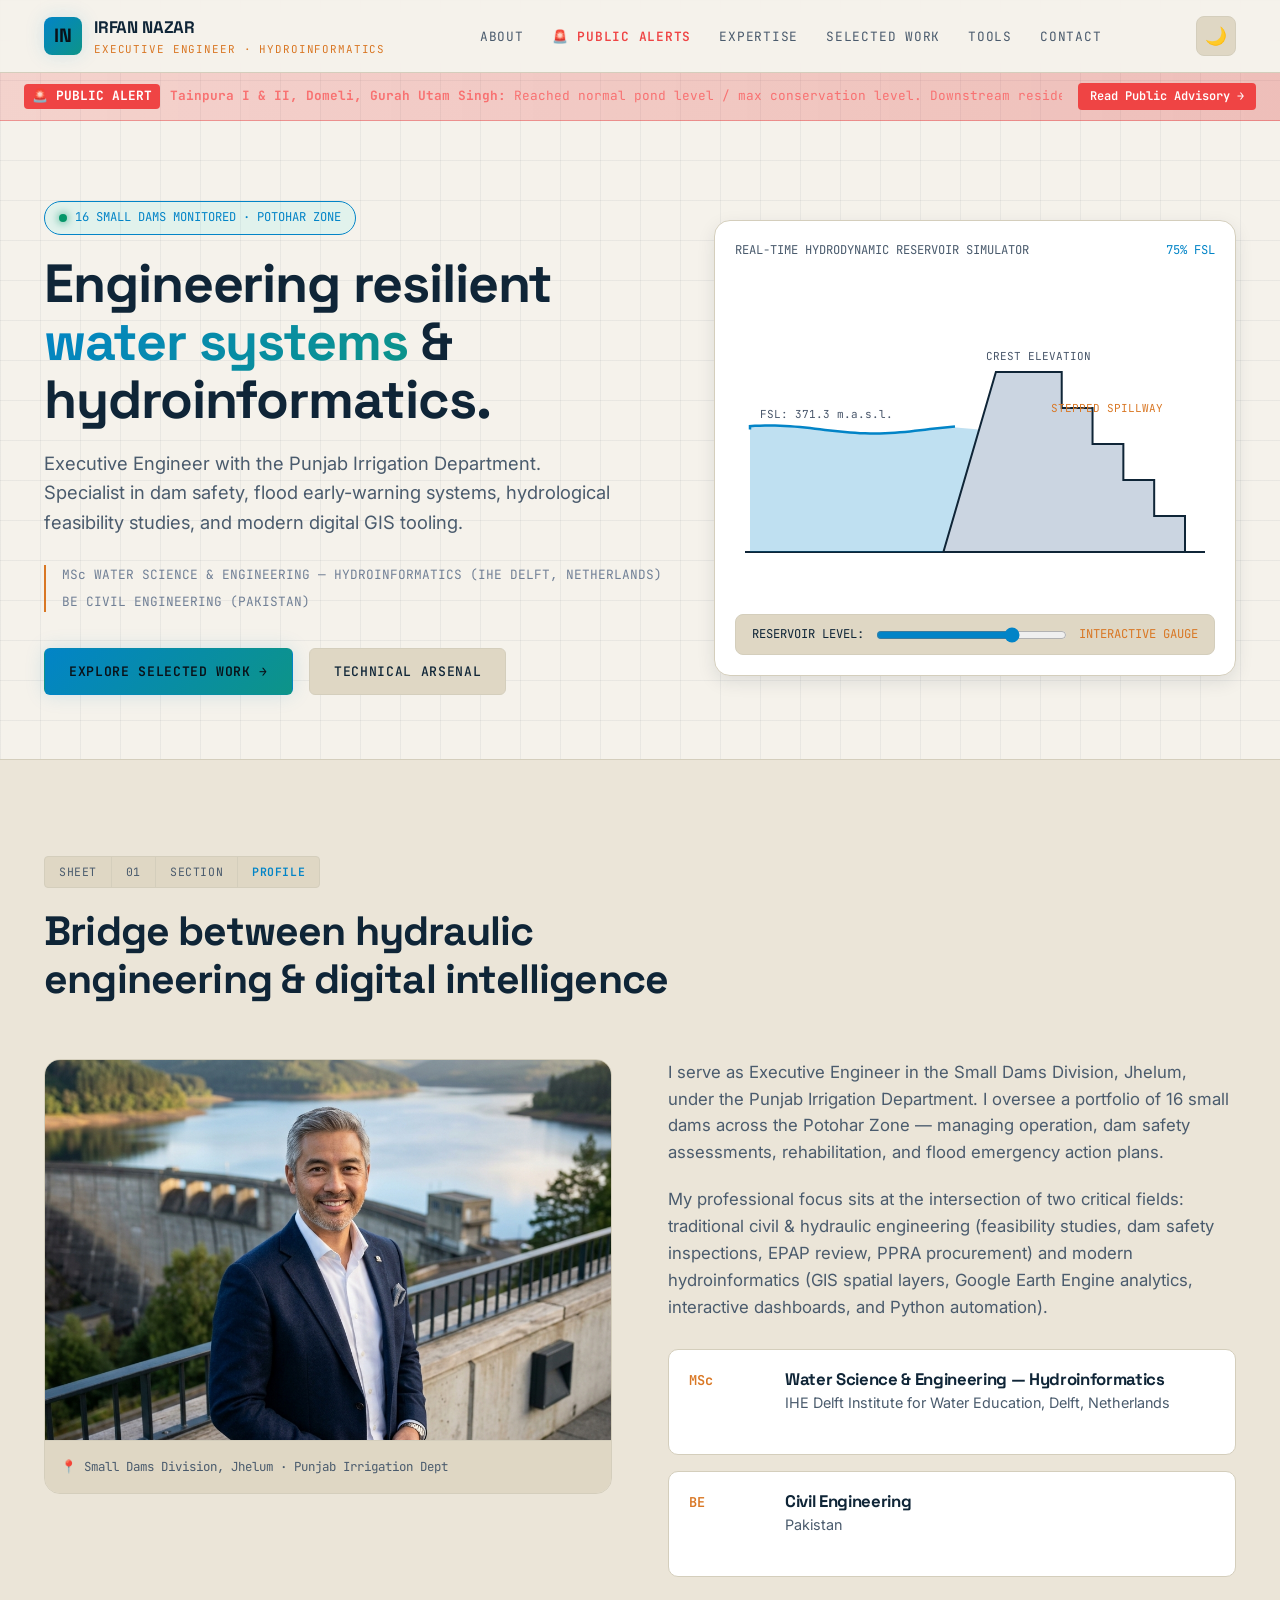
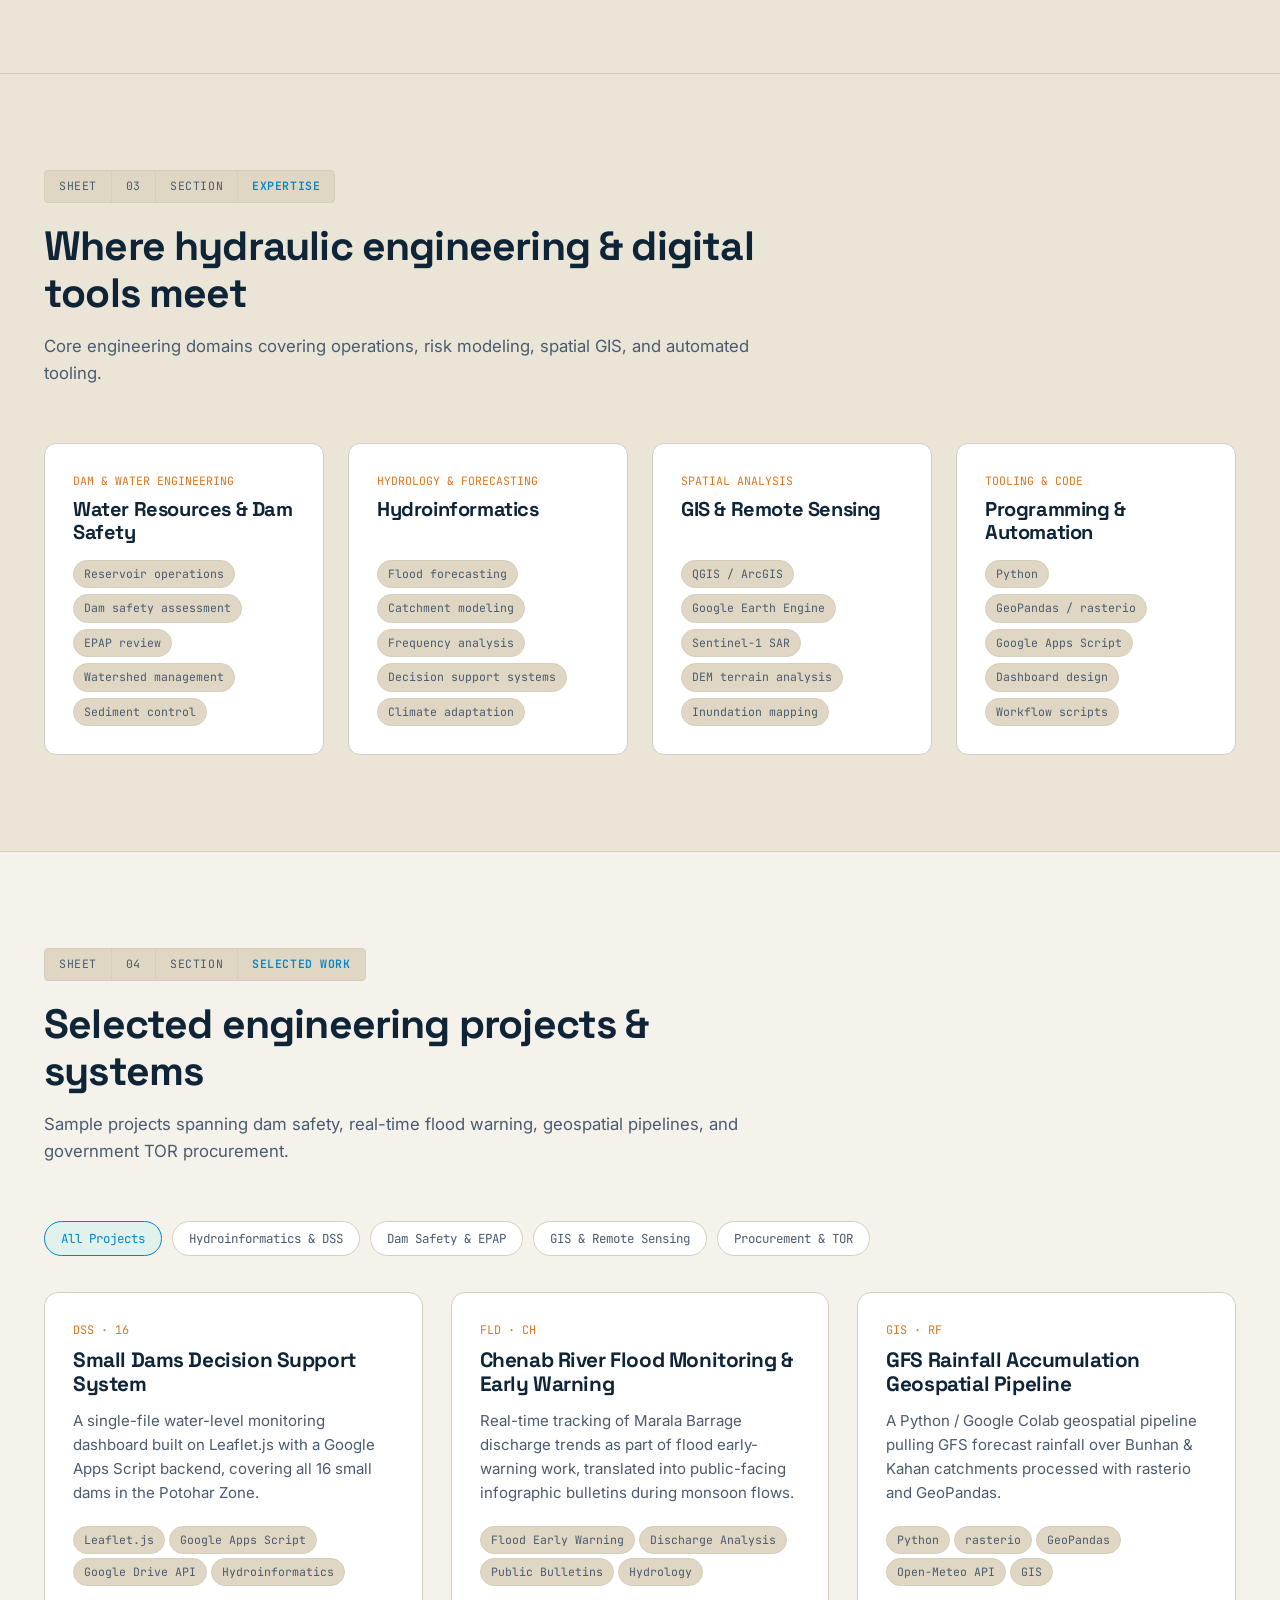
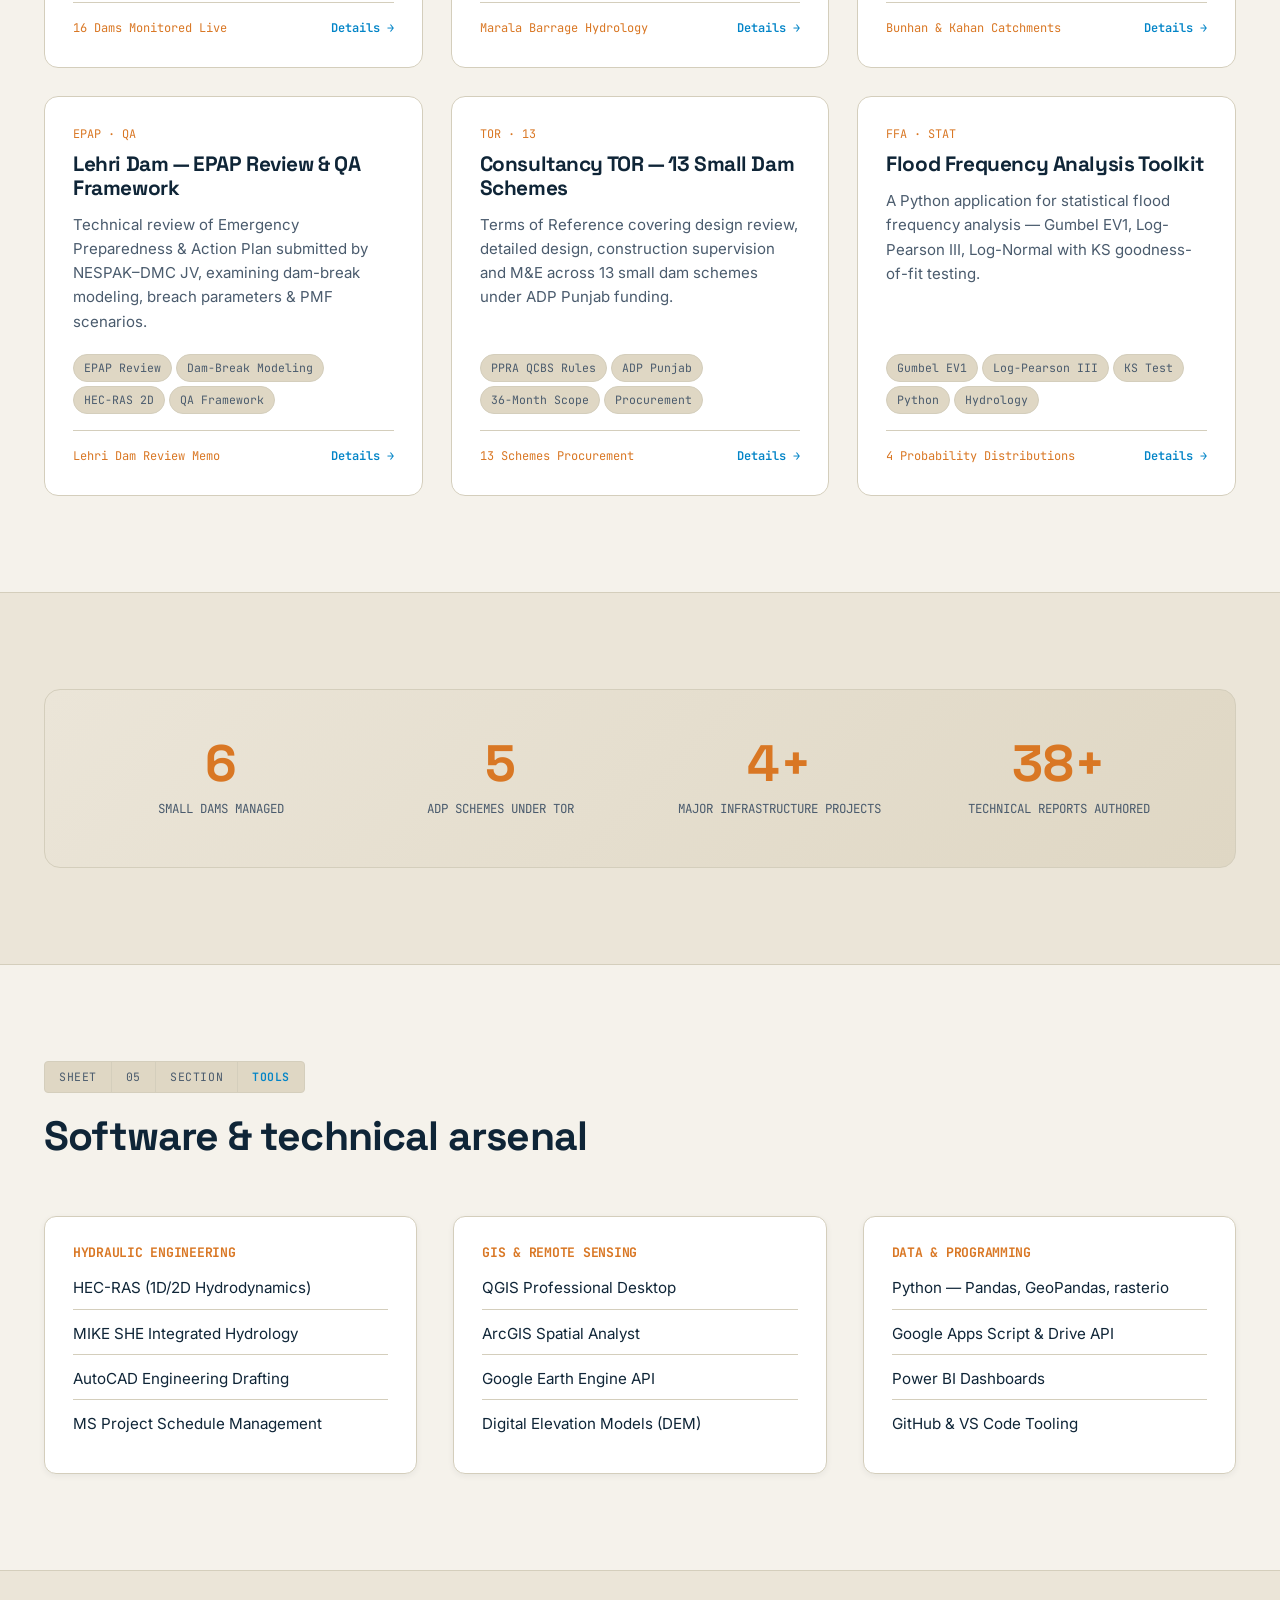
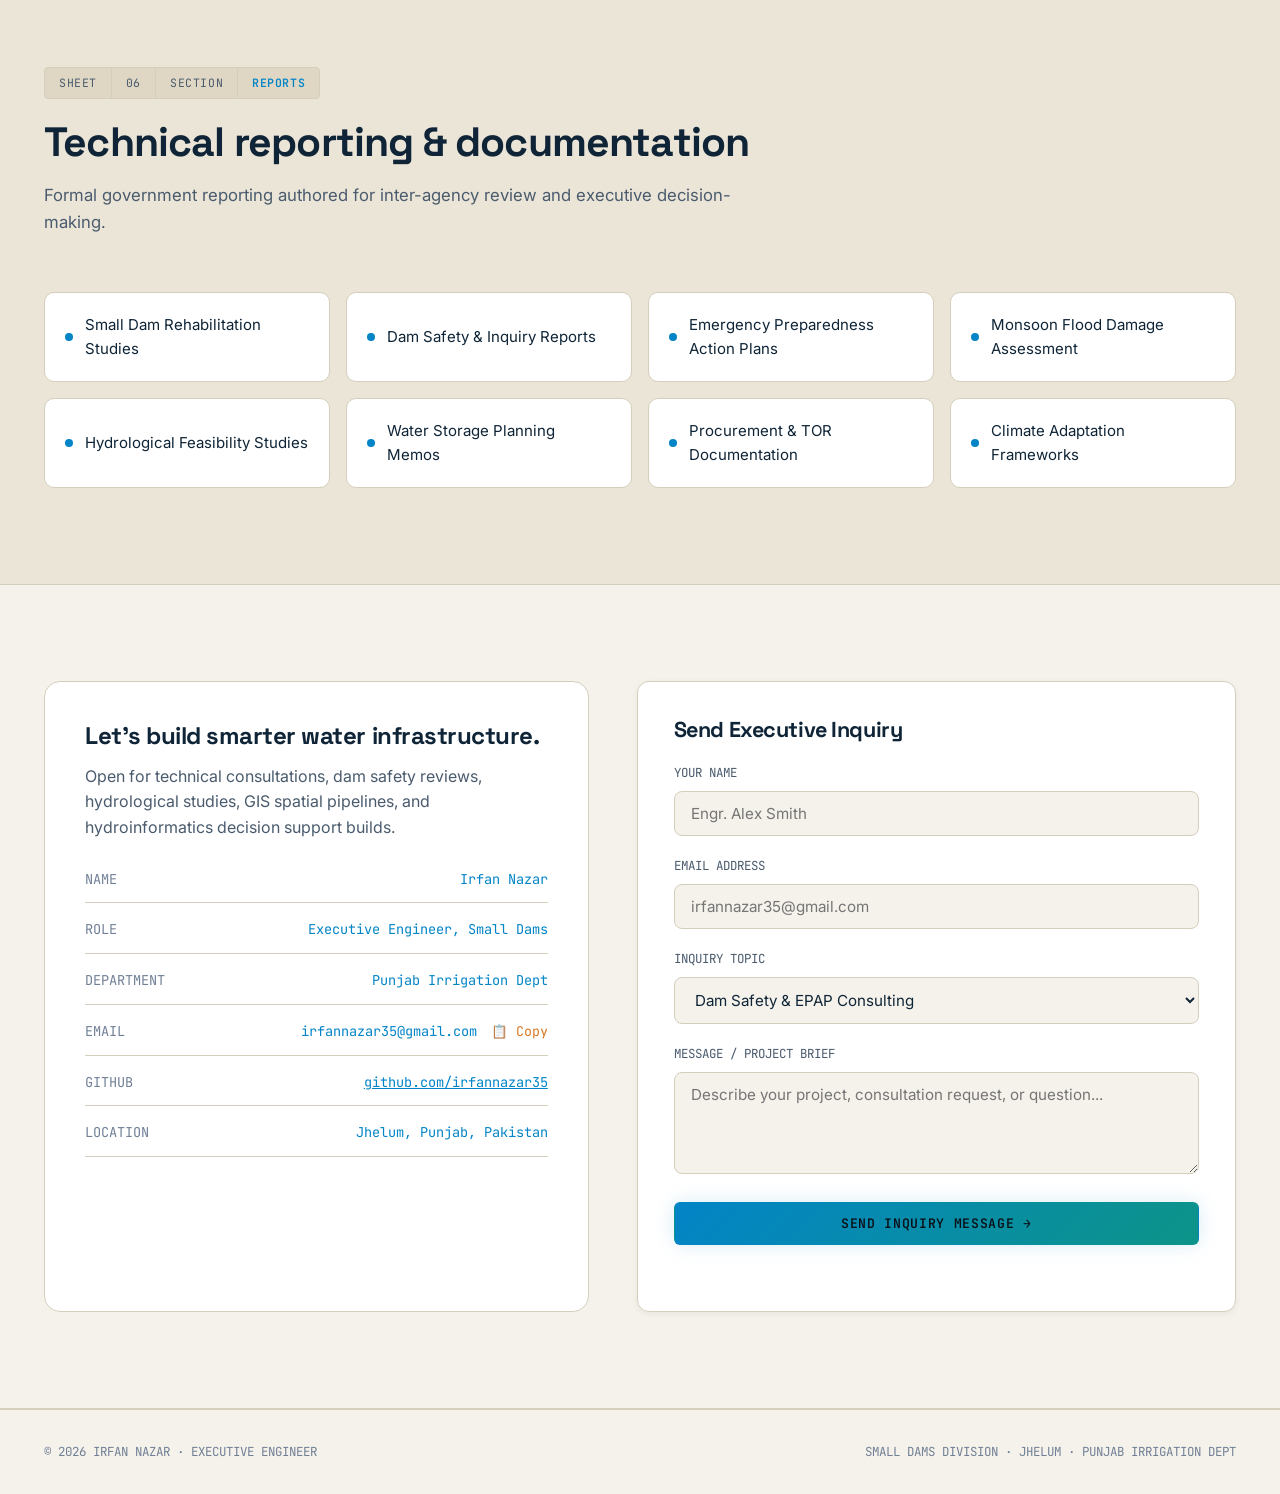
<file: index.html>
<!DOCTYPE html>
<html lang="en" data-theme="dark">
<head>
  <meta charset="UTF-8">
  <meta name="viewport" content="width=device-width, initial-scale=1.0">
  <title>Irfan Nazar — Executive Engineer & Hydroinformatics Specialist</title>
  <meta name="description" content="Portfolio of Irfan Nazar — Executive Engineer, Small Dams Division, Jhelum, Punjab Irrigation Department. Specialist in dam safety, flood early warning, GIS, and hydroinformatics.">
  <meta name="keywords" content="Irfan Nazar, Executive Engineer, Hydroinformatics, Dam Safety, Punjab Irrigation Department, Jhelum, Small Dams, Flood Early Warning, GIS, HEC-RAS, IHE Delft">

  <!-- CSS Design System Modules -->
  <link rel="stylesheet" href="css/themes.css">
  <link rel="stylesheet" href="css/main.css">
  <link rel="stylesheet" href="css/components.css">
  <link rel="stylesheet" href="css/sections.css">
</head>
<body>

  <!-- Technical Grid Texture Overlay -->
  <div class="grid-bg-overlay" aria-hidden="true"></div>

  <!-- STICKY TOPBAR NAVIGATION -->
  <header class="topbar">
    <div class="container topbar-inner">
      <a href="#top" class="brand-logo" aria-label="Irfan Nazar Home">
        <div class="brand-icon">IN</div>
        <div class="brand-text">
          <span class="brand-name">IRFAN NAZAR</span>
          <span class="brand-title">EXECUTIVE ENGINEER · HYDROINFORMATICS</span>
        </div>
      </a>

      <nav>
        <ul class="nav-menu" id="navMenu">
          <li><a href="#about">About</a></li>
          <li><a href="public-alerts.html" style="color:#EF4444; font-weight:600;">🚨 Public Alerts</a></li>
          <li><a href="#expertise">Expertise</a></li>
          <li><a href="#work">Selected Work</a></li>
          <li><a href="#tools">Tools</a></li>
          <li><a href="#contact">Contact</a></li>
        </ul>
      </nav>

      <div class="nav-actions">
        <button class="theme-toggle-btn" id="themeToggle" title="Toggle Light/Dark Blueprint Mode" aria-label="Toggle theme">☀️</button>
        <button class="mobile-toggle" id="mobileNavToggle" aria-label="Toggle navigation menu">☰</button>
      </div>
    </div>
  </header>

  <!-- LIVE PUBLIC EMERGENCY ALERT BANNER -->
  <div class="alert-ticker-banner">
    <div class="alert-ticker-content">
      <span style="background:#EF4444; color:#fff; padding:2px 8px; border-radius:4px; font-weight:700;">🚨 PUBLIC ALERT</span>
      <span><strong>Tainpura I &amp; II, Domeli, Gurah Utam Singh:</strong> Reached normal pond level / max conservation level. Downstream residents stay watchful for Nullah flows.</span>
    </div>
    <a href="public-alerts.html" style="color:#FFFFFF; background:#EF4444; padding:4px 12px; border-radius:4px; font-weight:600; text-decoration:none; font-size:0.75rem; white-space:nowrap;">Read Public Advisory →</a>
  </div>

  <main id="top">

    <!-- HERO SECTION -->
    <section class="hero-section">
      <div class="container hero-grid">
        <div>
          <div class="hero-telemetry-badge">
            <span class="status-dot"></span>
            <span>16 SMALL DAMS MONITORED · POTOHAR ZONE</span>
          </div>

          <h1 class="hero-title">
            Engineering resilient <span class="highlight">water systems</span> &amp; hydroinformatics.
          </h1>

          <p class="hero-subtitle">
            Executive Engineer with the Punjab Irrigation Department. Specialist in dam safety, flood early-warning systems, hydrological feasibility studies, and modern digital GIS tooling.
          </p>

          <div class="hero-credentials">
            <span>MSc WATER SCIENCE &amp; ENGINEERING — HYDROINFORMATICS (IHE DELFT, NETHERLANDS)</span>
            <span>BE CIVIL ENGINEERING (PAKISTAN)</span>
          </div>

          <div class="hero-ctas">
            <a href="#work" class="btn btn-primary">Explore Selected Work →</a>
            <a href="#expertise" class="btn btn-secondary">Technical Arsenal</a>
          </div>
        </div>

        <!-- Interactive Dam & Reservoir Schematic Canvas -->
        <div class="hero-canvas-container">
          <div class="canvas-header">
            <span>REAL-TIME HYDRODYNAMIC RESERVOIR SIMULATOR</span>
            <span class="font-mono" style="color:var(--accent-cyan);" id="waterReadout">75% FSL</span>
          </div>

          <canvas id="damCanvas" width="480" height="320"></canvas>

          <div class="canvas-controls">
            <span>RESERVOIR LEVEL:</span>
            <input type="range" id="waterSlider" min="20" max="95" value="75" aria-label="Adjust Reservoir Water Level">
            <span style="color:var(--accent-amber);">INTERACTIVE GAUGE</span>
          </div>
        </div>
      </div>
    </section>

    <!-- ABOUT SECTION -->
    <section id="about" class="alt-bg">
      <div class="container">
        <div class="section-header">
          <div class="tech-titleblock">
            <span>SHEET</span><span>01</span><span>SECTION</span><span>PROFILE</span>
          </div>
          <h2>Bridge between hydraulic engineering &amp; digital intelligence</h2>
        </div>

        <div class="about-grid">
          <div class="about-profile-card">
            <img src="assets/images/profile.png" alt="Irfan Nazar Executive Engineer" class="about-profile-img">
            <div style="padding:16px; background:var(--bg-tertiary); border-top:1px solid var(--border-line); font-family:'JetBrains Mono', monospace; font-size:0.78rem; color:var(--text-muted);">
              📍 Small Dams Division, Jhelum · Punjab Irrigation Dept
            </div>
          </div>

          <div class="about-text">
            <p>
              I serve as Executive Engineer in the Small Dams Division, Jhelum, under the Punjab Irrigation Department. I oversee a portfolio of 16 small dams across the Potohar Zone — managing operation, dam safety assessments, rehabilitation, and flood emergency action plans.
            </p>
            <p>
              My professional focus sits at the intersection of two critical fields: traditional civil &amp; hydraulic engineering (feasibility studies, dam safety inspections, EPAP review, PPRA procurement) and modern hydroinformatics (GIS spatial layers, Google Earth Engine analytics, interactive dashboards, and Python automation).
            </p>

            <div class="edu-timeline">
              <div class="edu-card">
                <div class="edu-degree">MSc</div>
                <div>
                  <h4 style="font-size:1.05rem;">Water Science &amp; Engineering — Hydroinformatics</h4>
                  <p style="font-size:0.9rem; color:var(--text-muted); margin-top:2px;">IHE Delft Institute for Water Education, Delft, Netherlands</p>
                </div>
              </div>
              <div class="edu-card">
                <div class="edu-degree">BE</div>
                <div>
                  <h4 style="font-size:1.05rem;">Civil Engineering</h4>
                  <p style="font-size:0.9rem; color:var(--text-muted); margin-top:2px;">Pakistan</p>
                </div>
              </div>
            </div>
          </div>
        </div>
      </div>
    </section>

    </section>

    <!-- EXPERTISE & TECHNICAL ARSENAL -->
    <section id="expertise" class="alt-bg">
      <div class="container">
        <div class="section-header">
          <div class="tech-titleblock">
            <span>SHEET</span><span>03</span><span>SECTION</span><span>EXPERTISE</span>
          </div>
          <h2>Where hydraulic engineering &amp; digital tools meet</h2>
          <p>Core engineering domains covering operations, risk modeling, spatial GIS, and automated tooling.</p>
        </div>

        <div class="expertise-grid">
          <div class="expertise-card">
            <div>
              <div class="cat-tag">Dam &amp; Water Engineering</div>
              <h4>Water Resources &amp; Dam Safety</h4>
            </div>
            <div class="chip-list">
              <span class="chip">Reservoir operations</span>
              <span class="chip">Dam safety assessment</span>
              <span class="chip">EPAP review</span>
              <span class="chip">Watershed management</span>
              <span class="chip">Sediment control</span>
            </div>
          </div>

          <div class="expertise-card">
            <div>
              <div class="cat-tag">Hydrology &amp; Forecasting</div>
              <h4>Hydroinformatics</h4>
            </div>
            <div class="chip-list">
              <span class="chip">Flood forecasting</span>
              <span class="chip">Catchment modeling</span>
              <span class="chip">Frequency analysis</span>
              <span class="chip">Decision support systems</span>
              <span class="chip">Climate adaptation</span>
            </div>
          </div>

          <div class="expertise-card">
            <div>
              <div class="cat-tag">Spatial Analysis</div>
              <h4>GIS &amp; Remote Sensing</h4>
            </div>
            <div class="chip-list">
              <span class="chip">QGIS / ArcGIS</span>
              <span class="chip">Google Earth Engine</span>
              <span class="chip">Sentinel-1 SAR</span>
              <span class="chip">DEM terrain analysis</span>
              <span class="chip">Inundation mapping</span>
            </div>
          </div>

          <div class="expertise-card">
            <div>
              <div class="cat-tag">Tooling &amp; Code</div>
              <h4>Programming &amp; Automation</h4>
            </div>
            <div class="chip-list">
              <span class="chip">Python</span>
              <span class="chip">GeoPandas / rasterio</span>
              <span class="chip">Google Apps Script</span>
              <span class="chip">Dashboard design</span>
              <span class="chip">Workflow scripts</span>
            </div>
          </div>
        </div>
      </div>
    </section>

    <!-- SELECTED WORK & CASE STUDIES -->
    <section id="work">
      <div class="container">
        <div class="section-header">
          <div class="tech-titleblock">
            <span>SHEET</span><span>04</span><span>SECTION</span><span>SELECTED WORK</span>
          </div>
          <h2>Selected engineering projects &amp; systems</h2>
          <p>Sample projects spanning dam safety, real-time flood warning, geospatial pipelines, and government TOR procurement.</p>
        </div>

        <!-- Filter Bar -->
        <div class="project-filter-bar" id="projectFilters">
          <button class="filter-btn active" data-filter="all">All Projects</button>
          <button class="filter-btn" data-filter="hydroinformatics">Hydroinformatics &amp; DSS</button>
          <button class="filter-btn" data-filter="damsafety">Dam Safety &amp; EPAP</button>
          <button class="filter-btn" data-filter="gis">GIS &amp; Remote Sensing</button>
          <button class="filter-btn" data-filter="procurement">Procurement &amp; TOR</button>
        </div>

        <!-- Projects Grid -->
        <div class="projects-grid" id="projectsGrid"></div>
      </div>
    </section>

    <!-- NUMBERS BANNER STATS -->
    <section class="alt-bg">
      <div class="container">
        <div class="stats-banner">
          <div class="stat-item">
            <div class="stat-num" data-target="16">16</div>
            <div class="stat-label">Small Dams Managed</div>
          </div>
          <div class="stat-item">
            <div class="stat-num" data-target="13">13</div>
            <div class="stat-label">ADP Schemes under TOR</div>
          </div>
          <div class="stat-item">
            <div class="stat-num" data-target="10" data-suffix="+">10+</div>
            <div class="stat-label">Major Infrastructure Projects</div>
          </div>
          <div class="stat-item">
            <div class="stat-num" data-target="100" data-suffix="+">100+</div>
            <div class="stat-label">Technical Reports Authored</div>
          </div>
        </div>
      </div>
    </section>

    <!-- SOFTWARE & TOOLS ARSENAL -->
    <section id="tools">
      <div class="container">
        <div class="section-header">
          <div class="tech-titleblock">
            <span>SHEET</span><span>05</span><span>SECTION</span><span>TOOLS</span>
          </div>
          <h2>Software &amp; technical arsenal</h2>
        </div>

        <div style="display:grid; grid-template-columns: repeat(3, 1fr); gap:36px;">
          <div class="card">
            <h4 style="font-family:'JetBrains Mono', monospace; font-size:0.82rem; color:var(--accent-amber); text-transform:uppercase; margin-bottom:16px;">Hydraulic Engineering</h4>
            <ul style="list-style:none; display:flex; flex-direction:column; gap:12px; font-size:0.95rem;">
              <li style="border-bottom:1px solid var(--border-line); padding-bottom:8px;">HEC-RAS (1D/2D Hydrodynamics)</li>
              <li style="border-bottom:1px solid var(--border-line); padding-bottom:8px;">MIKE SHE Integrated Hydrology</li>
              <li style="border-bottom:1px solid var(--border-line); padding-bottom:8px;">AutoCAD Engineering Drafting</li>
              <li style="padding-bottom:8px;">MS Project Schedule Management</li>
            </ul>
          </div>

          <div class="card">
            <h4 style="font-family:'JetBrains Mono', monospace; font-size:0.82rem; color:var(--accent-amber); text-transform:uppercase; margin-bottom:16px;">GIS &amp; Remote Sensing</h4>
            <ul style="list-style:none; display:flex; flex-direction:column; gap:12px; font-size:0.95rem;">
              <li style="border-bottom:1px solid var(--border-line); padding-bottom:8px;">QGIS Professional Desktop</li>
              <li style="border-bottom:1px solid var(--border-line); padding-bottom:8px;">ArcGIS Spatial Analyst</li>
              <li style="border-bottom:1px solid var(--border-line); padding-bottom:8px;">Google Earth Engine API</li>
              <li style="padding-bottom:8px;">Digital Elevation Models (DEM)</li>
            </ul>
          </div>

          <div class="card">
            <h4 style="font-family:'JetBrains Mono', monospace; font-size:0.82rem; color:var(--accent-amber); text-transform:uppercase; margin-bottom:16px;">Data &amp; Programming</h4>
            <ul style="list-style:none; display:flex; flex-direction:column; gap:12px; font-size:0.95rem;">
              <li style="border-bottom:1px solid var(--border-line); padding-bottom:8px;">Python — Pandas, GeoPandas, rasterio</li>
              <li style="border-bottom:1px solid var(--border-line); padding-bottom:8px;">Google Apps Script &amp; Drive API</li>
              <li style="border-bottom:1px solid var(--border-line); padding-bottom:8px;">Power BI Dashboards</li>
              <li style="padding-bottom:8px;">GitHub &amp; VS Code Tooling</li>
            </ul>
          </div>
        </div>
      </div>
    </section>

    <!-- TECHNICAL REPORTING -->
    <section class="alt-bg">
      <div class="container">
        <div class="section-header">
          <div class="tech-titleblock">
            <span>SHEET</span><span>06</span><span>SECTION</span><span>REPORTS</span>
          </div>
          <h2>Technical reporting &amp; documentation</h2>
          <p>Formal government reporting authored for inter-agency review and executive decision-making.</p>
        </div>

        <div class="reports-grid">
          <div class="report-item"><span class="dot"></span>Small Dam Rehabilitation Studies</div>
          <div class="report-item"><span class="dot"></span>Dam Safety &amp; Inquiry Reports</div>
          <div class="report-item"><span class="dot"></span>Emergency Preparedness Action Plans</div>
          <div class="report-item"><span class="dot"></span>Monsoon Flood Damage Assessment</div>
          <div class="report-item"><span class="dot"></span>Hydrological Feasibility Studies</div>
          <div class="report-item"><span class="dot"></span>Water Storage Planning Memos</div>
          <div class="report-item"><span class="dot"></span>Procurement &amp; TOR Documentation</div>
          <div class="report-item"><span class="dot"></span>Climate Adaptation Frameworks</div>
        </div>
      </div>
    </section>

    <!-- CONTACT SECTION -->
    <section id="contact">
      <div class="container">
        <div class="contact-grid">
          <div class="contact-card">
            <h2>Let's build smarter water infrastructure.</h2>
            <p style="color:var(--text-muted); margin-top:14px;">
              Open for technical consultations, dam safety reviews, hydrological studies, GIS spatial pipelines, and hydroinformatics decision support builds.
            </p>

            <div class="contact-field-list">
              <div class="c-field">
                <span class="key">NAME</span>
                <span class="val">Irfan Nazar</span>
              </div>
              <div class="c-field">
                <span class="key">ROLE</span>
                <span class="val">Executive Engineer, Small Dams</span>
              </div>
              <div class="c-field">
                <span class="key">DEPARTMENT</span>
                <span class="val">Punjab Irrigation Dept</span>
              </div>
              <div class="c-field">
                <span class="key">EMAIL</span>
                <span class="val">
                  irfannazar35@gmail.com
                  <button id="copyEmailBtn" style="margin-left:6px; background:none; border:none; color:var(--accent-amber); cursor:pointer; font-family:inherit;">📋 Copy</button>
                </span>
              </div>
              <div class="c-field">
                <span class="key">GITHUB</span>
                <span class="val"><a href="https://github.com/irfannazar35" target="_blank" rel="noopener" style="text-decoration:underline;">github.com/irfannazar35</a></span>
              </div>
              <div class="c-field">
                <span class="key">LOCATION</span>
                <span class="val">Jhelum, Punjab, Pakistan</span>
              </div>
            </div>
          </div>

          <!-- Contact Form -->
          <div class="card" style="padding:36px;">
            <h3 style="font-size:1.35rem; margin-bottom:20px;">Send Executive Inquiry</h3>

            <form class="contact-form" id="portfolioContactForm">
              <div class="form-group">
                <label for="contactName">Your Name</label>
                <input type="text" id="contactName" placeholder="Engr. Alex Smith" required>
              </div>

              <div class="form-group">
                <label for="contactEmail">Email Address</label>
                <input type="email" id="contactEmail" placeholder="irfannazar35@gmail.com" required>
              </div>

              <div class="form-group">
                <label for="contactSubject">Inquiry Topic</label>
                <select id="contactSubject">
                  <option value="damsafety">Dam Safety &amp; EPAP Consulting</option>
                  <option value="hydroinformatics">Hydroinformatics / DSS Tooling</option>
                  <option value="gis">GIS Hydrological Pipeline</option>
                  <option value="other">General Technical Inquiry</option>
                </select>
              </div>

              <div class="form-group">
                <label for="contactMessage">Message / Project Brief</label>
                <textarea id="contactMessage" rows="4" placeholder="Describe your project, consultation request, or question..." required></textarea>
              </div>

              <button type="submit" class="btn btn-primary" style="justify-content:center; margin-top:8px;">Send Inquiry Message →</button>
              <div id="formFeedback" style="font-family:'JetBrains Mono', monospace; font-size:0.8rem; margin-top:10px;"></div>
            </form>
          </div>
        </div>
      </div>
    </section>

  </main>

  <!-- FOOTER -->
  <footer style="background:var(--bg-primary); border-top:1px solid var(--border-line); padding:32px 0;">
    <div class="container" style="display:flex; justify-content:space-between; align-items:center; flex-wrap:wrap; gap:14px; font-family:'JetBrains Mono', monospace; font-size:0.78rem; color:var(--text-subtle);">
      <span>© 2026 IRFAN NAZAR · EXECUTIVE ENGINEER</span>
      <span>SMALL DAMS DIVISION · JHELUM · PUNJAB IRRIGATION DEPT</span>
    </div>
  </footer>

  <!-- PROJECT CASE STUDY MODAL -->
  <div class="modal-overlay" id="projectModal" aria-hidden="true">
    <div class="modal-content">
      <button class="modal-close" id="modalCloseBtn" aria-label="Close modal">✕</button>
      <div id="modalBodyContent"></div>
    </div>
  </div>

  <!-- APPLICATION JAVASCRIPT MODULES -->
  <script src="js/theme.js"></script>
  <script src="js/dam-simulation.js"></script>
  <script src="js/projects.js"></script>
  <script src="js/contact.js"></script>
  <script src="js/main.js"></script>

</body>
</html>
</file>
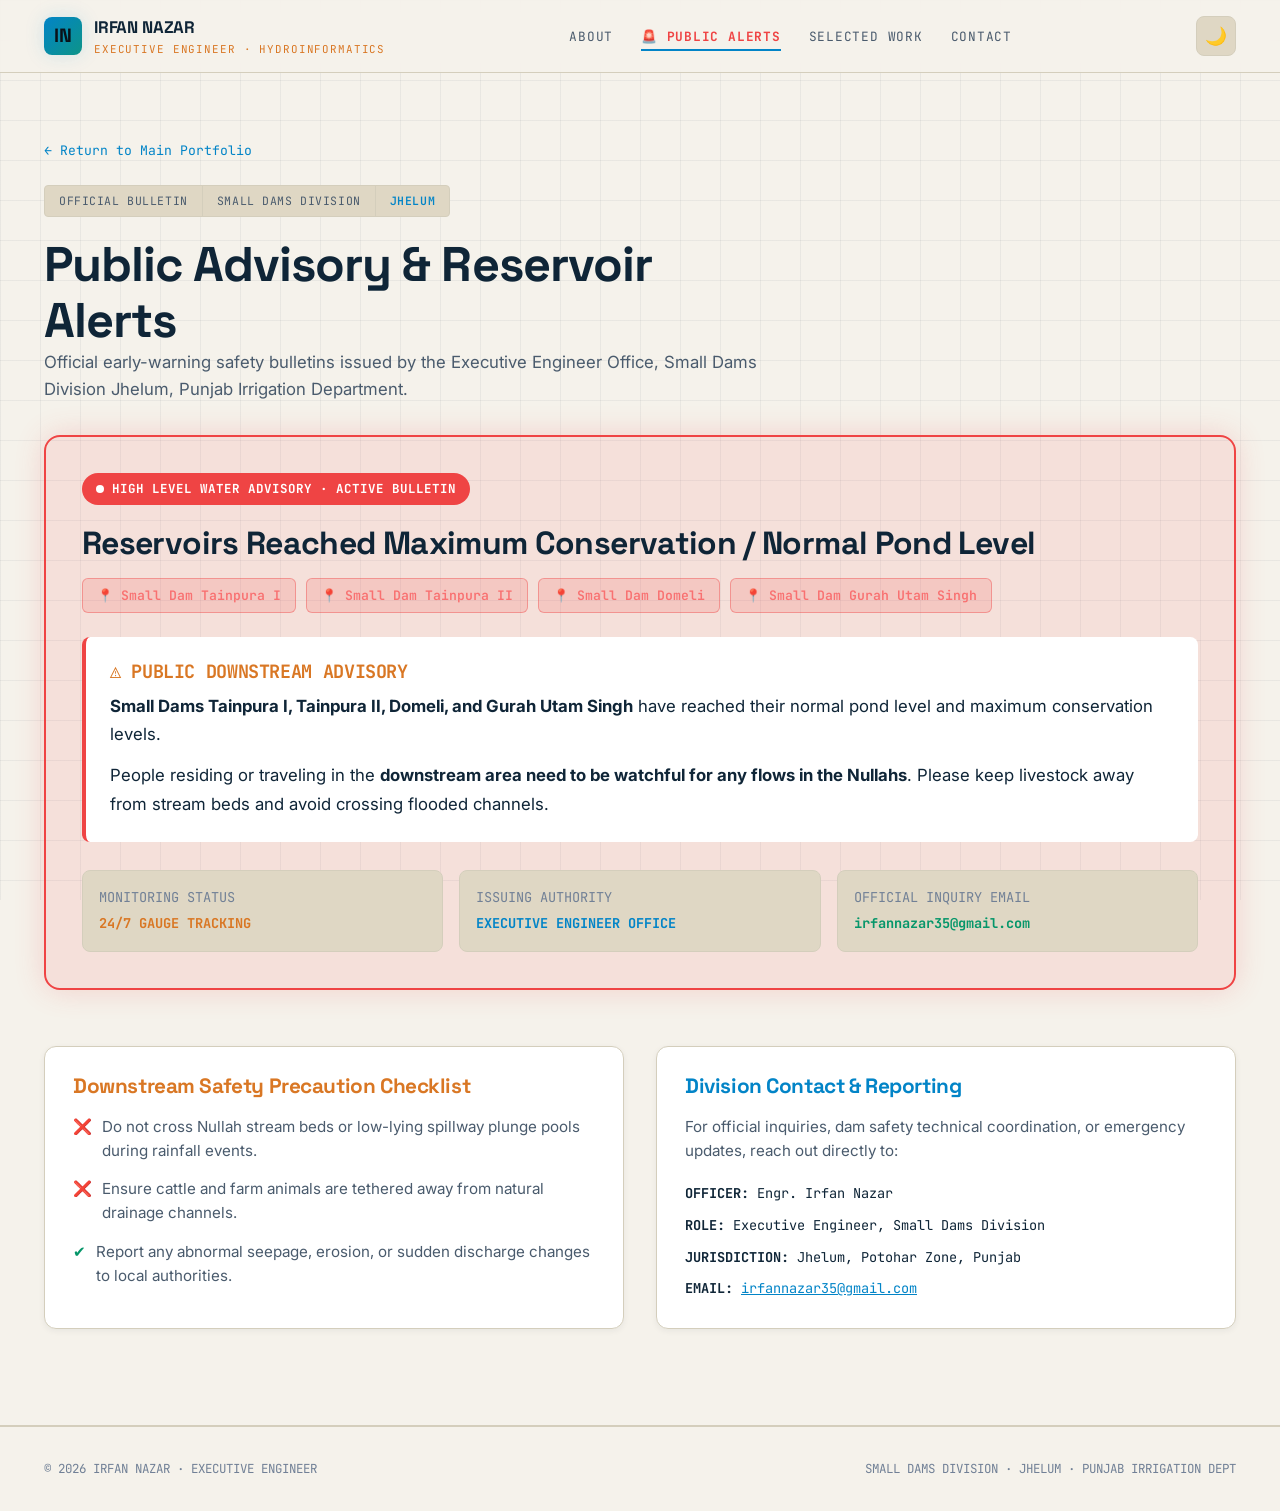
<file: public-alerts.html>
<!DOCTYPE html>
<html lang="en" data-theme="dark">
<head>
  <meta charset="UTF-8">
  <meta name="viewport" content="width=device-width, initial-scale=1.0">
  <title>Public Advisory & Dam Water Level Alerts — Small Dams Division, Jhelum</title>
  <meta name="description" content="Official public alerts and downstream water flow advisories for Small Dams Tainpura I, Tainpura II, Domeli, and Gurah Utam Singh. Executive Engineer Office, Jhelum.">

  <!-- CSS Design System Modules -->
  <link rel="stylesheet" href="css/themes.css">
  <link rel="stylesheet" href="css/main.css">
  <link rel="stylesheet" href="css/components.css">
  <link rel="stylesheet" href="css/sections.css">
  <style>
    .alert-hero-card {
      background: rgba(239, 68, 68, 0.1);
      border: 2px solid #EF4444;
      border-radius: 16px;
      padding: 36px;
      margin-top: 32px;
      position: relative;
      box-shadow: 0 0 30px rgba(239, 68, 68, 0.2);
    }
    .alert-badge-live {
      display: inline-flex;
      align-items: center;
      gap: 8px;
      background: #EF4444;
      color: #FFFFFF;
      font-family: 'JetBrains Mono', monospace;
      font-size: 0.78rem;
      font-weight: 700;
      padding: 6px 14px;
      border-radius: 20px;
      text-transform: uppercase;
      letter-spacing: 0.08em;
      margin-bottom: 20px;
    }
    .alert-badge-live .pulse-dot {
      width: 8px;
      height: 8px;
      background: #FFFFFF;
      border-radius: 50%;
      animation: pulseAlert 1.2s infinite;
    }
    @keyframes pulseAlert {
      0%, 100% { opacity: 1; transform: scale(1); }
      50% { opacity: 0.3; transform: scale(0.8); }
    }
    .dam-chip-danger {
      background: rgba(239, 68, 68, 0.15);
      border: 1px solid rgba(239, 68, 68, 0.4);
      color: #F87171;
      font-family: 'JetBrains Mono', monospace;
      font-size: 0.82rem;
      padding: 6px 14px;
      border-radius: 6px;
      font-weight: 600;
    }
  </style>
</head>
<body>

  <!-- Technical Grid Texture Overlay -->
  <div class="grid-bg-overlay" aria-hidden="true"></div>

  <!-- STICKY TOPBAR NAVIGATION -->
  <header class="topbar">
    <div class="container topbar-inner">
      <a href="index.html" class="brand-logo" aria-label="Irfan Nazar Home">
        <div class="brand-icon">IN</div>
        <div class="brand-text">
          <span class="brand-name">IRFAN NAZAR</span>
          <span class="brand-title">EXECUTIVE ENGINEER · HYDROINFORMATICS</span>
        </div>
      </a>

      <nav>
        <ul class="nav-menu" id="navMenu">
          <li><a href="index.html#about">About</a></li>
          <li><a href="public-alerts.html" class="active" style="color:#EF4444; font-weight:700;">🚨 Public Alerts</a></li>
          <li><a href="index.html#work">Selected Work</a></li>
          <li><a href="index.html#contact">Contact</a></li>
        </ul>
      </nav>

      <div class="nav-actions">
        <button class="theme-toggle-btn" id="themeToggle" title="Toggle Theme" aria-label="Toggle theme">☀️</button>
        <button class="mobile-toggle" id="mobileNavToggle" aria-label="Toggle navigation menu">☰</button>
      </div>
    </div>
  </header>

  <main>
    <section style="padding: 64px 0 96px;">
      <div class="container">
        
        <!-- Breadcrumb / Back Link -->
        <a href="index.html" style="font-family:'JetBrains Mono', monospace; font-size:0.82rem; color:var(--accent-cyan); display:inline-flex; align-items:center; gap:6px; margin-bottom:24px;">
          ← Return to Main Portfolio
        </a>

        <div class="section-header" style="margin-bottom: 24px;">
          <div class="tech-titleblock">
            <span>OFFICIAL BULLETIN</span><span>SMALL DAMS DIVISION</span><span>JHELUM</span>
          </div>
          <h1 style="font-size: clamp(2rem, 3.8vw, 3.2rem); font-weight:700;">Public Advisory &amp; Reservoir Alerts</h1>
          <p>Official early-warning safety bulletins issued by the Executive Engineer Office, Small Dams Division Jhelum, Punjab Irrigation Department.</p>
        </div>

        <!-- HIGH EMERGENCY ALERT CARD -->
        <div class="alert-hero-card">
          <div class="alert-badge-live">
            <span class="pulse-dot"></span>
            HIGH LEVEL WATER ADVISORY · ACTIVE BULLETIN
          </div>

          <h2 style="font-size: clamp(1.5rem, 2.5vw, 2.2rem); color: var(--text-main); margin-bottom: 16px;">
            Reservoirs Reached Maximum Conservation / Normal Pond Level
          </h2>

          <div style="display:flex; flex-wrap:wrap; gap:10px; margin-bottom: 24px;">
            <span class="dam-chip-danger">📍 Small Dam Tainpura I</span>
            <span class="dam-chip-danger">📍 Small Dam Tainpura II</span>
            <span class="dam-chip-danger">📍 Small Dam Domeli</span>
            <span class="dam-chip-danger">📍 Small Dam Gurah Utam Singh</span>
          </div>

          <div style="background: var(--bg-card); border-left: 4px solid #EF4444; padding: 24px; border-radius: 8px; margin-bottom: 28px;">
            <h3 style="font-size: 1.15rem; color: var(--accent-amber); margin-bottom: 10px; font-family:'JetBrains Mono', monospace;">
              ⚠️ PUBLIC DOWNSTREAM ADVISORY
            </h3>
            <p style="font-size: 1.05rem; line-height: 1.7; color: var(--text-main);">
              <strong>Small Dams Tainpura I, Tainpura II, Domeli, and Gurah Utam Singh</strong> have reached their normal pond level and maximum conservation levels.
            </p>
            <p style="font-size: 1.05rem; line-height: 1.7; color: var(--text-main); margin-top: 12px;">
              People residing or traveling in the <strong>downstream area need to be watchful for any flows in the Nullahs</strong>. Please keep livestock away from stream beds and avoid crossing flooded channels.
            </p>
          </div>

          <!-- Technical Emergency Details Table -->
          <div style="display:grid; grid-template-columns: repeat(3, 1fr); gap:16px; font-family:'JetBrains Mono', monospace; font-size:0.85rem;">
            <div style="background:var(--bg-tertiary); padding:16px; border-radius:8px; border:1px solid var(--border-line);">
              <div style="color:var(--text-subtle); margin-bottom:4px;">MONITORING STATUS</div>
              <div style="color:var(--accent-amber); font-weight:700;">24/7 GAUGE TRACKING</div>
            </div>
            <div style="background:var(--bg-tertiary); padding:16px; border-radius:8px; border:1px solid var(--border-line);">
              <div style="color:var(--text-subtle); margin-bottom:4px;">ISSUING AUTHORITY</div>
              <div style="color:var(--accent-cyan); font-weight:700;">EXECUTIVE ENGINEER OFFICE</div>
            </div>
            <div style="background:var(--bg-tertiary); padding:16px; border-radius:8px; border:1px solid var(--border-line);">
              <div style="color:var(--text-subtle); margin-bottom:4px;">OFFICIAL INQUIRY EMAIL</div>
              <div style="color:var(--accent-emerald); font-weight:700;">irfannazar35@gmail.com</div>
            </div>
          </div>
        </div>

        <!-- SAFETY GUIDELINES SECTION -->
        <div style="margin-top: 56px; display:grid; grid-template-columns: 1fr 1fr; gap:32px;">
          <div class="card">
            <h3 style="font-size:1.3rem; margin-bottom:16px; color:var(--accent-amber);">Downstream Safety Precaution Checklist</h3>
            <ul style="list-style:none; display:flex; flex-direction:column; gap:14px; font-size:0.95rem; color:var(--text-muted);">
              <li style="display:flex; gap:10px; align-items:start;">
                <span style="color:#EF4444;">❌</span>
                <span>Do not cross Nullah stream beds or low-lying spillway plunge pools during rainfall events.</span>
              </li>
              <li style="display:flex; gap:10px; align-items:start;">
                <span style="color:#EF4444;">❌</span>
                <span>Ensure cattle and farm animals are tethered away from natural drainage channels.</span>
              </li>
              <li style="display:flex; gap:10px; align-items:start;">
                <span style="color:var(--accent-emerald);">✔</span>
                <span>Report any abnormal seepage, erosion, or sudden discharge changes to local authorities.</span>
              </li>
            </ul>
          </div>

          <div class="card">
            <h3 style="font-size:1.3rem; margin-bottom:16px; color:var(--accent-cyan);">Division Contact &amp; Reporting</h3>
            <p style="color:var(--text-muted); font-size:0.95rem; margin-bottom:20px;">
              For official inquiries, dam safety technical coordination, or emergency updates, reach out directly to:
            </p>
            <div style="font-family:'JetBrains Mono', monospace; font-size:0.85rem; display:flex; flex-direction:column; gap:10px;">
              <div><strong>OFFICER:</strong> Engr. Irfan Nazar</div>
              <div><strong>ROLE:</strong> Executive Engineer, Small Dams Division</div>
              <div><strong>JURISDICTION:</strong> Jhelum, Potohar Zone, Punjab</div>
              <div><strong>EMAIL:</strong> <a href="mailto:irfannazar35@gmail.com" style="color:var(--accent-cyan); text-decoration:underline;">irfannazar35@gmail.com</a></div>
            </div>
          </div>
        </div>

      </div>
    </section>
  </main>

  <footer style="background:var(--bg-primary); border-top:1px solid var(--border-line); padding:32px 0;">
    <div class="container" style="display:flex; justify-content:space-between; align-items:center; flex-wrap:wrap; gap:14px; font-family:'JetBrains Mono', monospace; font-size:0.78rem; color:var(--text-subtle);">
      <span>© 2026 IRFAN NAZAR · EXECUTIVE ENGINEER</span>
      <span>SMALL DAMS DIVISION · JHELUM · PUNJAB IRRIGATION DEPT</span>
    </div>
  </footer>

  <!-- Scripts -->
  <script src="js/theme.js"></script>
  <script src="js/main.js"></script>
</body>
</html>
</file>
<file: css/themes.css>
/* ==========================================================================
   THEMES & DESIGN TOKENS SYSTEM
   ========================================================================== */

/* Hydro Midnight (Default Dark Mode) */
:root, [data-theme="dark"] {
  --bg-primary: #0A1118;
  --bg-secondary: #121D28;
  --bg-tertiary: #1A2837;
  --bg-glass: rgba(18, 29, 40, 0.75);
  --bg-card: rgba(26, 40, 55, 0.85);

  --text-main: #E2E8F0;
  --text-muted: #94A3B8;
  --text-subtle: #64748B;
  --text-brand: #00F2FE;

  --accent-cyan: #00F2FE;
  --accent-teal: #4FACFE;
  --accent-amber: #FF9F43;
  --accent-amber-glow: rgba(255, 159, 67, 0.25);
  --accent-blue: #38BDF8;
  --accent-emerald: #10B981;

  --border-line: rgba(255, 255, 255, 0.12);
  --border-active: rgba(0, 242, 254, 0.4);
  --border-amber: rgba(255, 159, 67, 0.5);

  --grid-line: rgba(56, 189, 248, 0.05);

  --shadow-sm: 0 2px 8px rgba(0, 0, 0, 0.3);
  --shadow-md: 0 8px 24px rgba(0, 0, 0, 0.4);
  --shadow-lg: 0 16px 40px rgba(0, 0, 0, 0.6);
  --shadow-glow: 0 0 25px rgba(0, 242, 254, 0.15);

  --canvas-water: rgba(0, 242, 254, 0.25);
  --canvas-water-stroke: #00F2FE;
  --canvas-dam: #334155;
  --canvas-grid: rgba(255, 255, 255, 0.08);
}

/* Engineering Blueprint (Light Mode) */
[data-theme="light"] {
  --bg-primary: #F5F2EB;
  --bg-secondary: #EBE5D8;
  --bg-tertiary: #DFD7C4;
  --bg-glass: rgba(245, 242, 235, 0.88);
  --bg-card: #FFFFFF;

  --text-main: #0F2537;
  --text-muted: #4A5B6D;
  --text-subtle: #718096;
  --text-brand: #0F2537;

  --accent-cyan: #0284C7;
  --accent-teal: #0D9488;
  --accent-amber: #D97724;
  --accent-amber-glow: rgba(217, 119, 36, 0.2);
  --accent-blue: #2563EB;
  --accent-emerald: #059669;

  --border-line: #D4CEBC;
  --border-active: #0284C7;
  --border-amber: #D97724;

  --grid-line: rgba(15, 37, 55, 0.05);

  --shadow-sm: 0 2px 6px rgba(15, 37, 55, 0.06);
  --shadow-md: 0 6px 18px rgba(15, 37, 55, 0.1);
  --shadow-lg: 0 12px 32px rgba(15, 37, 55, 0.15);
  --shadow-glow: 0 0 20px rgba(2, 132, 199, 0.15);

  --canvas-water: rgba(2, 132, 199, 0.25);
  --canvas-water-stroke: #0284C7;
  --canvas-dam: #1E293B;
  --canvas-grid: rgba(15, 37, 55, 0.1);
}
</file>
<file: css/main.css>
/* ==========================================================================
   CORE SYSTEM & TYPOGRAPHY STYLES
   ========================================================================== */

@import url('https://fonts.googleapis.com/css2?family=Inter:wght@300;400;500;600;700&family=JetBrains+Mono:wght@400;500;600&family=Space+Grotesk:wght@500;600;700&display=swap');

*, *::before, *::after {
  box-sizing: border-box;
  margin: 0;
  padding: 0;
}

html {
  scroll-behavior: smooth;
  font-size: 16px;
}

body {
  background-color: var(--bg-primary);
  color: var(--text-main);
  font-family: 'Inter', system-ui, -apple-system, sans-serif;
  line-height: 1.6;
  overflow-x: hidden;
  transition: background-color 0.3s ease, color 0.3s ease;
  -webkit-font-smoothing: antialiased;
}

/* Technical Drafting Grid Overlay */
.grid-bg-overlay {
  position: fixed;
  inset: 0;
  z-index: -1;
  background-image: 
    linear-gradient(var(--grid-line) 1px, transparent 1px),
    linear-gradient(90deg, var(--grid-line) 1px, transparent 1px);
  background-size: 40px 40px;
  pointer-events: none;
}

/* Headings */
h1, h2, h3, h4, h5, h6 {
  font-family: 'Space Grotesk', sans-serif;
  color: var(--text-main);
  line-height: 1.15;
  letter-spacing: -0.02em;
}

/* Monospace Utility */
.font-mono {
  font-family: 'JetBrains Mono', monospace;
}

/* Links & Selections */
a {
  color: inherit;
  text-decoration: none;
}

::selection {
  background-color: var(--accent-amber);
  color: #FFFFFF;
}

:focus-visible {
  outline: 2px solid var(--accent-cyan);
  outline-offset: 3px;
}

/* Layout Wrappers */
.container {
  max-width: 1240px;
  margin: 0 auto;
  padding: 0 24px;
}

section {
  padding: 96px 0;
  position: relative;
  border-bottom: 1px solid var(--border-line);
}

section.alt-bg {
  background-color: var(--bg-secondary);
}

/* Section Header Structure */
.section-header {
  margin-bottom: 56px;
  max-width: 720px;
}

.section-header .eyebrow {
  display: inline-flex;
  align-items: center;
  gap: 10px;
  font-family: 'JetBrains Mono', monospace;
  font-size: 0.8rem;
  letter-spacing: 0.12em;
  text-transform: uppercase;
  color: var(--accent-amber);
  margin-bottom: 12px;
}

.section-header .eyebrow::before {
  content: "";
  display: inline-block;
  width: 24px;
  height: 2px;
  background-color: var(--accent-amber);
}

.section-header h2 {
  font-size: clamp(1.85rem, 3.2vw, 2.75rem);
  font-weight: 700;
  margin-bottom: 16px;
}

.section-header p {
  color: var(--text-muted);
  font-size: 1.05rem;
  line-height: 1.6;
}

/* Custom Scrollbar */
::-webkit-scrollbar {
  width: 8px;
}
::-webkit-scrollbar-track {
  background: var(--bg-primary);
}
::-webkit-scrollbar-thumb {
  background: var(--bg-tertiary);
  border-radius: 4px;
}
::-webkit-scrollbar-thumb:hover {
  background: var(--accent-amber);
}
</file>
<file: css/components.css>
/* ==========================================================================
   SHARED UI COMPONENTS
   ========================================================================== */

/* Navbar Header */
.topbar {
  position: sticky;
  top: 0;
  z-index: 100;
  background: var(--bg-glass);
  backdrop-filter: blur(12px);
  -webkit-backdrop-filter: blur(12px);
  border-bottom: 1px solid var(--border-line);
  transition: background-color 0.3s ease;
}

.topbar-inner {
  display: flex;
  align-items: center;
  justify-content: space-between;
  height: 72px;
}

.brand-logo {
  display: flex;
  align-items: center;
  gap: 12px;
}

.brand-icon {
  width: 38px;
  height: 38px;
  background: linear-gradient(135deg, var(--accent-cyan), var(--accent-teal));
  border-radius: 8px;
  display: flex;
  align-items: center;
  justify-content: center;
  color: #0A1118;
  font-family: 'Space Grotesk', sans-serif;
  font-weight: 700;
  font-size: 1.2rem;
  box-shadow: var(--shadow-glow);
}

.brand-text {
  display: flex;
  flex-direction: column;
}

.brand-name {
  font-family: 'Space Grotesk', sans-serif;
  font-weight: 700;
  font-size: 1.05rem;
  letter-spacing: -0.01em;
  color: var(--text-main);
}

.brand-title {
  font-family: 'JetBrains Mono', monospace;
  font-size: 0.68rem;
  color: var(--accent-amber);
  letter-spacing: 0.08em;
  text-transform: uppercase;
}

/* Nav Links */
.nav-menu {
  display: flex;
  align-items: center;
  gap: 28px;
  list-style: none;
}

.nav-menu a {
  font-family: 'JetBrains Mono', monospace;
  font-size: 0.8rem;
  letter-spacing: 0.06em;
  text-transform: uppercase;
  color: var(--text-muted);
  transition: color 0.2s ease;
  position: relative;
  padding: 6px 0;
}

.nav-menu a:hover,
.nav-menu a.active {
  color: var(--accent-cyan);
}

.nav-menu a::after {
  content: '';
  position: absolute;
  bottom: 0;
  left: 0;
  width: 0%;
  height: 2px;
  background: var(--accent-cyan);
  transition: width 0.25s ease;
}

.nav-menu a:hover::after,
.nav-menu a.active::after {
  width: 100%;
}

/* Actions in Nav */
.nav-actions {
  display: flex;
  align-items: center;
  gap: 16px;
}

/* Theme Toggle Switch */
.theme-toggle-btn {
  background: var(--bg-tertiary);
  border: 1px solid var(--border-line);
  color: var(--text-main);
  width: 40px;
  height: 40px;
  border-radius: 8px;
  cursor: pointer;
  display: flex;
  align-items: center;
  justify-content: center;
  font-size: 1.1rem;
  transition: all 0.2s ease;
}

.theme-toggle-btn:hover {
  border-color: var(--accent-cyan);
  color: var(--accent-cyan);
  box-shadow: var(--shadow-sm);
}

.mobile-toggle {
  display: none;
  background: var(--bg-tertiary);
  border: 1px solid var(--border-line);
  color: var(--text-main);
  width: 40px;
  height: 40px;
  border-radius: 8px;
  cursor: pointer;
  align-items: center;
  justify-content: center;
  font-size: 1.2rem;
}

/* Buttons */
.btn {
  display: inline-flex;
  align-items: center;
  gap: 10px;
  font-family: 'JetBrains Mono', monospace;
  font-size: 0.82rem;
  font-weight: 500;
  letter-spacing: 0.05em;
  text-transform: uppercase;
  padding: 12px 24px;
  border-radius: 6px;
  cursor: pointer;
  transition: all 0.2s ease;
  border: 1px solid transparent;
}

.btn-primary {
  background: linear-gradient(135deg, var(--accent-cyan), var(--accent-teal));
  color: #0A1118;
  font-weight: 600;
  box-shadow: var(--shadow-glow);
}

.btn-primary:hover {
  transform: translateY(-2px);
  box-shadow: 0 0 30px rgba(0, 242, 254, 0.35);
}

.btn-secondary {
  background: var(--bg-tertiary);
  color: var(--text-main);
  border: 1px solid var(--border-line);
}

.btn-secondary:hover {
  border-color: var(--accent-amber);
  color: var(--accent-amber);
  transform: translateY(-2px);
}

.btn-amber {
  background: var(--accent-amber);
  color: #FFFFFF;
}

.btn-amber:hover {
  background: #E08728;
  box-shadow: 0 0 20px rgba(255, 159, 67, 0.4);
}

/* Engineering Technical Eyebrow Block */
.tech-titleblock {
  display: inline-flex;
  align-items: stretch;
  border: 1px solid var(--border-line);
  border-radius: 4px;
  background: var(--bg-tertiary);
  font-family: 'JetBrains Mono', monospace;
  font-size: 0.72rem;
  letter-spacing: 0.05em;
  margin-bottom: 20px;
  overflow: hidden;
}

.tech-titleblock span {
  padding: 6px 14px;
  border-right: 1px solid var(--border-line);
  color: var(--text-muted);
}

.tech-titleblock span:last-child {
  border-right: none;
  color: var(--accent-cyan);
  font-weight: 600;
}

/* Chips / Tags */
.chip {
  display: inline-flex;
  align-items: center;
  font-family: 'JetBrains Mono', monospace;
  font-size: 0.72rem;
  padding: 4px 10px;
  border-radius: 20px;
  background: var(--bg-tertiary);
  color: var(--text-muted);
  border: 1px solid var(--border-line);
  transition: all 0.2s ease;
}

.chip:hover {
  border-color: var(--accent-cyan);
  color: var(--text-main);
}

/* Card Components */
.card {
  background: var(--bg-card);
  border: 1px solid var(--border-line);
  border-radius: 12px;
  padding: 28px;
  transition: all 0.3s ease;
  box-shadow: var(--shadow-sm);
}

.card:hover {
  border-color: var(--border-active);
  box-shadow: var(--shadow-md);
  transform: translateY(-4px);
}

/* Modal Popup System */
.modal-overlay {
  position: fixed;
  inset: 0;
  z-index: 1000;
  background: rgba(10, 17, 24, 0.85);
  backdrop-filter: blur(8px);
  display: flex;
  align-items: center;
  justify-content: center;
  padding: 24px;
  opacity: 0;
  pointer-events: none;
  transition: opacity 0.3s ease;
}

.modal-overlay.active {
  opacity: 1;
  pointer-events: auto;
}

.modal-content {
  background: var(--bg-secondary);
  border: 1px solid var(--border-active);
  border-radius: 16px;
  max-width: 760px;
  width: 100%;
  max-height: 85vh;
  overflow-y: auto;
  padding: 36px;
  position: relative;
  transform: scale(0.94);
  transition: transform 0.3s ease;
  box-shadow: var(--shadow-lg);
}

.modal-overlay.active .modal-content {
  transform: scale(1);
}

.modal-close {
  position: absolute;
  top: 20px;
  right: 20px;
  background: var(--bg-tertiary);
  border: 1px solid var(--border-line);
  color: var(--text-muted);
  width: 36px;
  height: 36px;
  border-radius: 50%;
  cursor: pointer;
  display: flex;
  align-items: center;
  justify-content: center;
  font-size: 1.2rem;
  transition: all 0.2s ease;
}

.modal-close:hover {
  color: var(--accent-amber);
  border-color: var(--accent-amber);
}

/* Responsive Mobile Navigation */
@media (max-width: 900px) {
  .nav-menu {
    display: none;
    position: absolute;
    top: 72px;
    left: 0;
    right: 0;
    background: var(--bg-secondary);
    border-bottom: 1px solid var(--border-line);
    flex-direction: column;
    padding: 24px;
    gap: 16px;
    box-shadow: var(--shadow-md);
  }

  .nav-menu.open {
    display: flex;
  }

  .mobile-toggle {
    display: flex;
  }
}
</file>
<file: css/sections.css>
/* ==========================================================================
   SECTION-SPECIFIC STYLES
   ========================================================================== */

/* ---------- HERO SECTION ---------- */
.hero-section {
  padding: 80px 0 64px;
  overflow: hidden;
}

.hero-grid {
  display: grid;
  grid-template-columns: 1.1fr 0.9fr;
  gap: 48px;
  align-items: center;
}

.hero-telemetry-badge {
  display: inline-flex;
  align-items: center;
  gap: 8px;
  font-family: 'JetBrains Mono', monospace;
  font-size: 0.76rem;
  color: var(--accent-cyan);
  background: rgba(0, 242, 254, 0.08);
  border: 1px solid var(--border-active);
  padding: 6px 14px;
  border-radius: 20px;
  margin-bottom: 20px;
}

.hero-telemetry-badge .status-dot {
  width: 8px;
  height: 8px;
  background-color: var(--accent-emerald);
  border-radius: 50%;
  box-shadow: 0 0 10px var(--accent-emerald);
  animation: pulse 2s infinite;
}

@keyframes pulse {
  0%, 100% { opacity: 1; transform: scale(1); }
  50% { opacity: 0.4; transform: scale(0.85); }
}

.hero-title {
  font-size: clamp(2.4rem, 4.2vw, 3.8rem);
  font-weight: 700;
  margin-bottom: 20px;
  line-height: 1.08;
}

.hero-title .highlight {
  background: linear-gradient(135deg, var(--accent-cyan), var(--accent-teal));
  -webkit-background-clip: text;
  -webkit-text-fill-color: transparent;
}

.hero-subtitle {
  font-size: 1.15rem;
  color: var(--text-muted);
  margin-bottom: 28px;
  max-width: 580px;
}

.hero-credentials {
  display: flex;
  flex-direction: column;
  gap: 6px;
  font-family: 'JetBrains Mono', monospace;
  font-size: 0.8rem;
  color: var(--text-subtle);
  border-left: 2px solid var(--accent-amber);
  padding-left: 16px;
  margin-bottom: 36px;
}

.hero-ctas {
  display: flex;
  gap: 16px;
  flex-wrap: wrap;
}

/* Interactive Canvas Container in Hero */
.hero-canvas-container {
  background: var(--bg-card);
  border: 1px solid var(--border-line);
  border-radius: 16px;
  padding: 20px;
  box-shadow: var(--shadow-md);
  position: relative;
}

.canvas-header {
  display: flex;
  align-items: center;
  justify-content: space-between;
  margin-bottom: 12px;
  font-family: 'JetBrains Mono', monospace;
  font-size: 0.76rem;
  color: var(--text-muted);
}

.canvas-controls {
  display: flex;
  align-items: center;
  gap: 12px;
  margin-top: 14px;
  background: var(--bg-tertiary);
  padding: 10px 16px;
  border-radius: 8px;
  border: 1px solid var(--border-line);
  font-family: 'JetBrains Mono', monospace;
  font-size: 0.76rem;
}

.canvas-controls input[type="range"] {
  flex: 1;
  accent-color: var(--accent-cyan);
}

/* ---------- ABOUT SECTION ---------- */
.about-grid {
  display: grid;
  grid-template-columns: 1fr 1fr;
  gap: 56px;
  align-items: start;
}

.about-profile-card {
  position: relative;
  border-radius: 16px;
  overflow: hidden;
  border: 1px solid var(--border-line);
}

.about-profile-img {
  width: 100%;
  height: 380px;
  object-fit: cover;
  display: block;
}

.about-text p {
  color: var(--text-muted);
  font-size: 1.05rem;
  margin-bottom: 20px;
}

.edu-timeline {
  display: flex;
  flex-direction: column;
  gap: 16px;
  margin-top: 28px;
}

.edu-card {
  background: var(--bg-card);
  border: 1px solid var(--border-line);
  padding: 20px;
  border-radius: 10px;
  display: grid;
  grid-template-columns: 80px 1fr;
  gap: 16px;
}

.edu-degree {
  font-family: 'JetBrains Mono', monospace;
  font-size: 0.85rem;
  color: var(--accent-amber);
  font-weight: 600;
}

/* ---------- DSS PLAYGROUND & DEMO SECTION ---------- */
.dss-container {
  background: transparent;
  border: none;
  padding: 0;
  box-shadow: none;
}

/* Live Emergency Alert Ticker Banner */
.alert-ticker-banner {
  background: linear-gradient(90deg, rgba(239, 68, 68, 0.18), rgba(220, 38, 38, 0.25));
  border-bottom: 1px solid rgba(239, 68, 68, 0.4);
  padding: 10px 24px;
  font-family: 'JetBrains Mono', monospace;
  font-size: 0.8rem;
  color: #F87171;
  display: flex;
  align-items: center;
  justify-content: space-between;
  gap: 16px;
}

.alert-ticker-content {
  display: flex;
  align-items: center;
  gap: 10px;
  overflow: hidden;
  text-overflow: ellipsis;
  white-space: nowrap;
}

.dss-header-tabs {
  display: flex;
  gap: 12px;
  margin-bottom: 28px;
  border-bottom: 1px solid var(--border-line);
  padding-bottom: 16px;
}

.dss-tab-btn {
  background: var(--bg-tertiary);
  border: 1px solid var(--border-line);
  color: var(--text-muted);
  font-family: 'JetBrains Mono', monospace;
  font-size: 0.8rem;
  padding: 8px 18px;
  border-radius: 6px;
  cursor: pointer;
  transition: all 0.2s ease;
}

.dss-tab-btn.active, .dss-tab-btn:hover {
  background: var(--accent-cyan);
  color: #0A1118;
  font-weight: 600;
  border-color: var(--accent-cyan);
}

.dam-selector-grid {
  display: grid;
  grid-template-columns: repeat(4, 1fr);
  gap: 14px;
  margin-bottom: 28px;
}

.dam-select-card {
  background: var(--bg-tertiary);
  border: 1px solid var(--border-line);
  border-radius: 8px;
  padding: 14px;
  cursor: pointer;
  transition: all 0.2s ease;
}

.dam-select-card.active, .dam-select-card:hover {
  border-color: var(--accent-amber);
  box-shadow: 0 0 12px var(--accent-amber-glow);
}

.dam-select-card h4 {
  font-size: 0.95rem;
  margin-bottom: 4px;
}

.dam-select-card span {
  font-family: 'JetBrains Mono', monospace;
  font-size: 0.72rem;
  color: var(--text-muted);
}

.dss-metrics-dashboard {
  display: grid;
  grid-template-columns: repeat(4, 1fr);
  gap: 20px;
  margin-bottom: 28px;
}

.metric-box {
  background: var(--bg-primary);
  border: 1px solid var(--border-line);
  border-radius: 10px;
  padding: 20px;
  text-align: center;
}

.metric-val {
  font-family: 'JetBrains Mono', monospace;
  font-size: 1.8rem;
  font-weight: 600;
  color: var(--accent-cyan);
}

.metric-label {
  font-family: 'JetBrains Mono', monospace;
  font-size: 0.72rem;
  color: var(--text-muted);
  text-transform: uppercase;
  margin-top: 6px;
}

/* ---------- EXPERTISE / SKILLS RADAR ---------- */
.expertise-grid {
  display: grid;
  grid-template-columns: repeat(4, 1fr);
  gap: 24px;
}

.expertise-card {
  background: var(--bg-card);
  border: 1px solid var(--border-line);
  border-radius: 12px;
  padding: 28px;
  display: flex;
  flex-direction: column;
  justify-content: space-between;
}

.expertise-card .cat-tag {
  font-family: 'JetBrains Mono', monospace;
  font-size: 0.72rem;
  color: var(--accent-amber);
  text-transform: uppercase;
  margin-bottom: 8px;
}

.expertise-card h4 {
  font-size: 1.25rem;
  margin-bottom: 16px;
}

.expertise-card .chip-list {
  display: flex;
  flex-wrap: wrap;
  gap: 6px;
  margin-top: auto;
}

/* ---------- SELECTED WORK / PROJECTS ---------- */
.project-filter-bar {
  display: flex;
  gap: 10px;
  flex-wrap: wrap;
  margin-bottom: 36px;
}

.filter-btn {
  background: var(--bg-card);
  border: 1px solid var(--border-line);
  color: var(--text-muted);
  font-family: 'JetBrains Mono', monospace;
  font-size: 0.78rem;
  padding: 8px 16px;
  border-radius: 20px;
  cursor: pointer;
  transition: all 0.2s ease;
}

.filter-btn.active, .filter-btn:hover {
  border-color: var(--accent-cyan);
  color: var(--accent-cyan);
  background: rgba(0, 242, 254, 0.08);
}

.projects-grid {
  display: grid;
  grid-template-columns: repeat(3, 1fr);
  gap: 28px;
}

.project-card {
  background: var(--bg-card);
  border: 1px solid var(--border-line);
  border-radius: 14px;
  padding: 28px;
  display: flex;
  flex-direction: column;
  cursor: pointer;
  transition: all 0.3s ease;
  position: relative;
}

.project-card:hover {
  border-color: var(--accent-cyan);
  transform: translateY(-4px);
  box-shadow: var(--shadow-md);
}

.project-card .project-pid {
  font-family: 'JetBrains Mono', monospace;
  font-size: 0.74rem;
  color: var(--accent-amber);
  margin-bottom: 10px;
}

.project-card h3 {
  font-size: 1.3rem;
  margin-bottom: 12px;
}

.project-card p {
  color: var(--text-muted);
  font-size: 0.94rem;
  margin-bottom: 20px;
  flex: 1;
}

.project-card .project-footer {
  display: flex;
  align-items: center;
  justify-content: space-between;
  border-top: 1px solid var(--border-line);
  padding-top: 16px;
  margin-top: auto;
}

/* ---------- NUMBERS STATS BANNER ---------- */
.stats-banner {
  background: linear-gradient(135deg, var(--bg-secondary), var(--bg-tertiary));
  border: 1px solid var(--border-line);
  border-radius: 16px;
  padding: 48px;
  display: grid;
  grid-template-columns: repeat(4, 1fr);
  gap: 24px;
  text-align: center;
}

.stat-item .stat-num {
  font-family: 'Space Grotesk', sans-serif;
  font-size: clamp(2.5rem, 4vw, 3.5rem);
  font-weight: 700;
  color: var(--accent-amber);
  line-height: 1;
}

.stat-item .stat-label {
  font-family: 'JetBrains Mono', monospace;
  font-size: 0.78rem;
  color: var(--text-muted);
  text-transform: uppercase;
  margin-top: 10px;
}

/* ---------- TECHNICAL REPORTING GRID ---------- */
.reports-grid {
  display: grid;
  grid-template-columns: repeat(4, 1fr);
  gap: 16px;
}

.report-item {
  background: var(--bg-card);
  border: 1px solid var(--border-line);
  padding: 20px;
  border-radius: 10px;
  font-size: 0.94rem;
  display: flex;
  align-items: center;
  gap: 12px;
}

.report-item .dot {
  width: 8px;
  height: 8px;
  background-color: var(--accent-cyan);
  border-radius: 50%;
  flex-shrink: 0;
}

/* ---------- CONTACT SECTION ---------- */
.contact-grid {
  display: grid;
  grid-template-columns: 1fr 1.1fr;
  gap: 48px;
}

.contact-card {
  background: var(--bg-card);
  border: 1px solid var(--border-line);
  border-radius: 16px;
  padding: 40px;
}

.contact-field-list {
  display: flex;
  flex-direction: column;
  gap: 16px;
  margin-top: 28px;
  font-family: 'JetBrains Mono', monospace;
  font-size: 0.85rem;
}

.c-field {
  display: flex;
  justify-content: space-between;
  border-bottom: 1px solid var(--border-line);
  padding-bottom: 12px;
}

.c-field .key {
  color: var(--text-subtle);
}

.c-field .val {
  color: var(--accent-cyan);
  text-align: right;
}

.contact-form {
  display: flex;
  flex-direction: column;
  gap: 20px;
}

.form-group {
  display: flex;
  flex-direction: column;
  gap: 8px;
}

.form-group label {
  font-family: 'JetBrains Mono', monospace;
  font-size: 0.78rem;
  color: var(--text-muted);
  text-transform: uppercase;
}

.form-group input,
.form-group textarea,
.form-group select {
  background: var(--bg-primary);
  border: 1px solid var(--border-line);
  color: var(--text-main);
  padding: 12px 16px;
  border-radius: 8px;
  font-family: 'Inter', sans-serif;
  font-size: 0.95rem;
  transition: border-color 0.2s ease;
}

.form-group input:focus,
.form-group textarea:focus,
.form-group select:focus {
  outline: none;
  border-color: var(--accent-cyan);
}

/* RESPONSIVE LAYOUT BREAKPOINTS */
@media (max-width: 1024px) {
  .expertise-grid { grid-template-columns: repeat(2, 1fr); }
  .projects-grid { grid-template-columns: repeat(2, 1fr); }
  .dss-metrics-dashboard { grid-template-columns: repeat(2, 1fr); }
  .reports-grid { grid-template-columns: repeat(2, 1fr); }
}

@media (max-width: 768px) {
  .hero-grid { grid-template-columns: 1fr; }
  .about-grid { grid-template-columns: 1fr; }
  .contact-grid { grid-template-columns: 1fr; }
  .projects-grid { grid-template-columns: 1fr; }
  .expertise-grid { grid-template-columns: 1fr; }
  .stats-banner { grid-template-columns: repeat(2, 1fr); }
  .dam-selector-grid { grid-template-columns: repeat(2, 1fr); }
}
</file>
